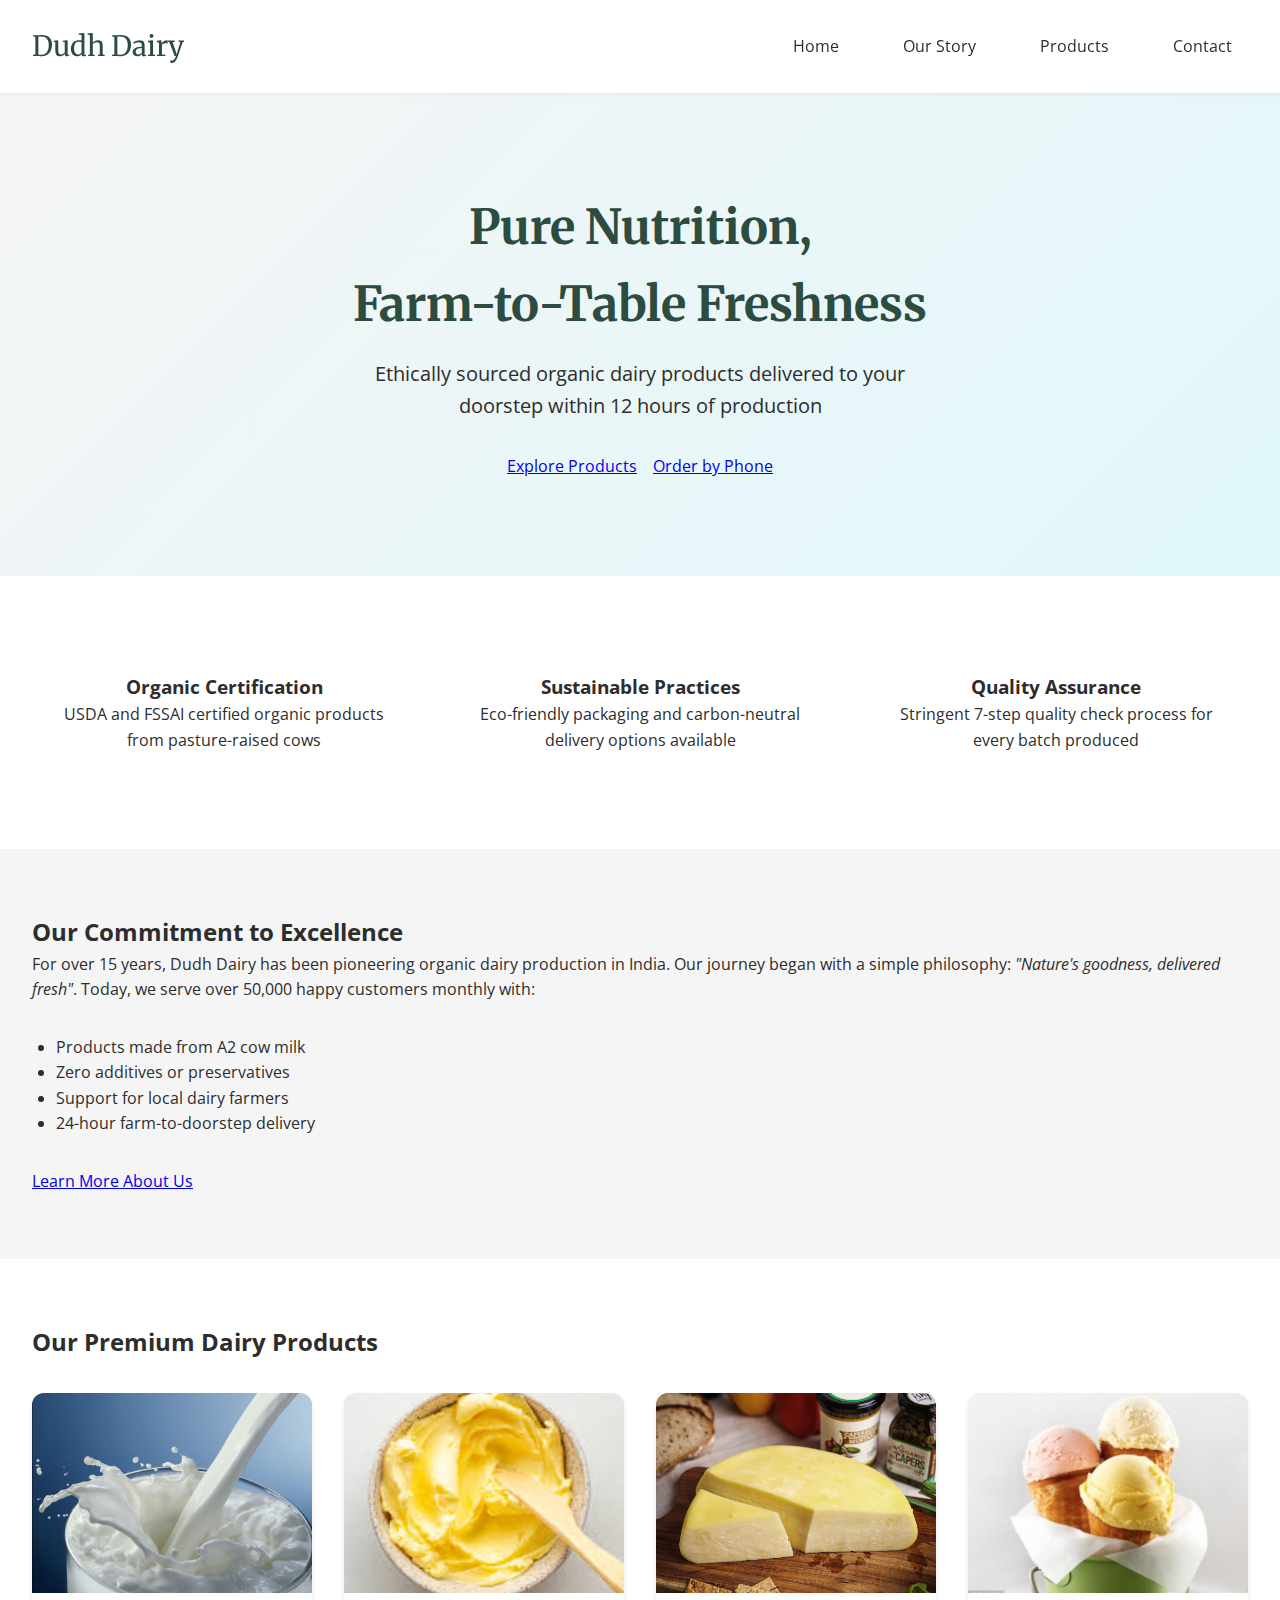
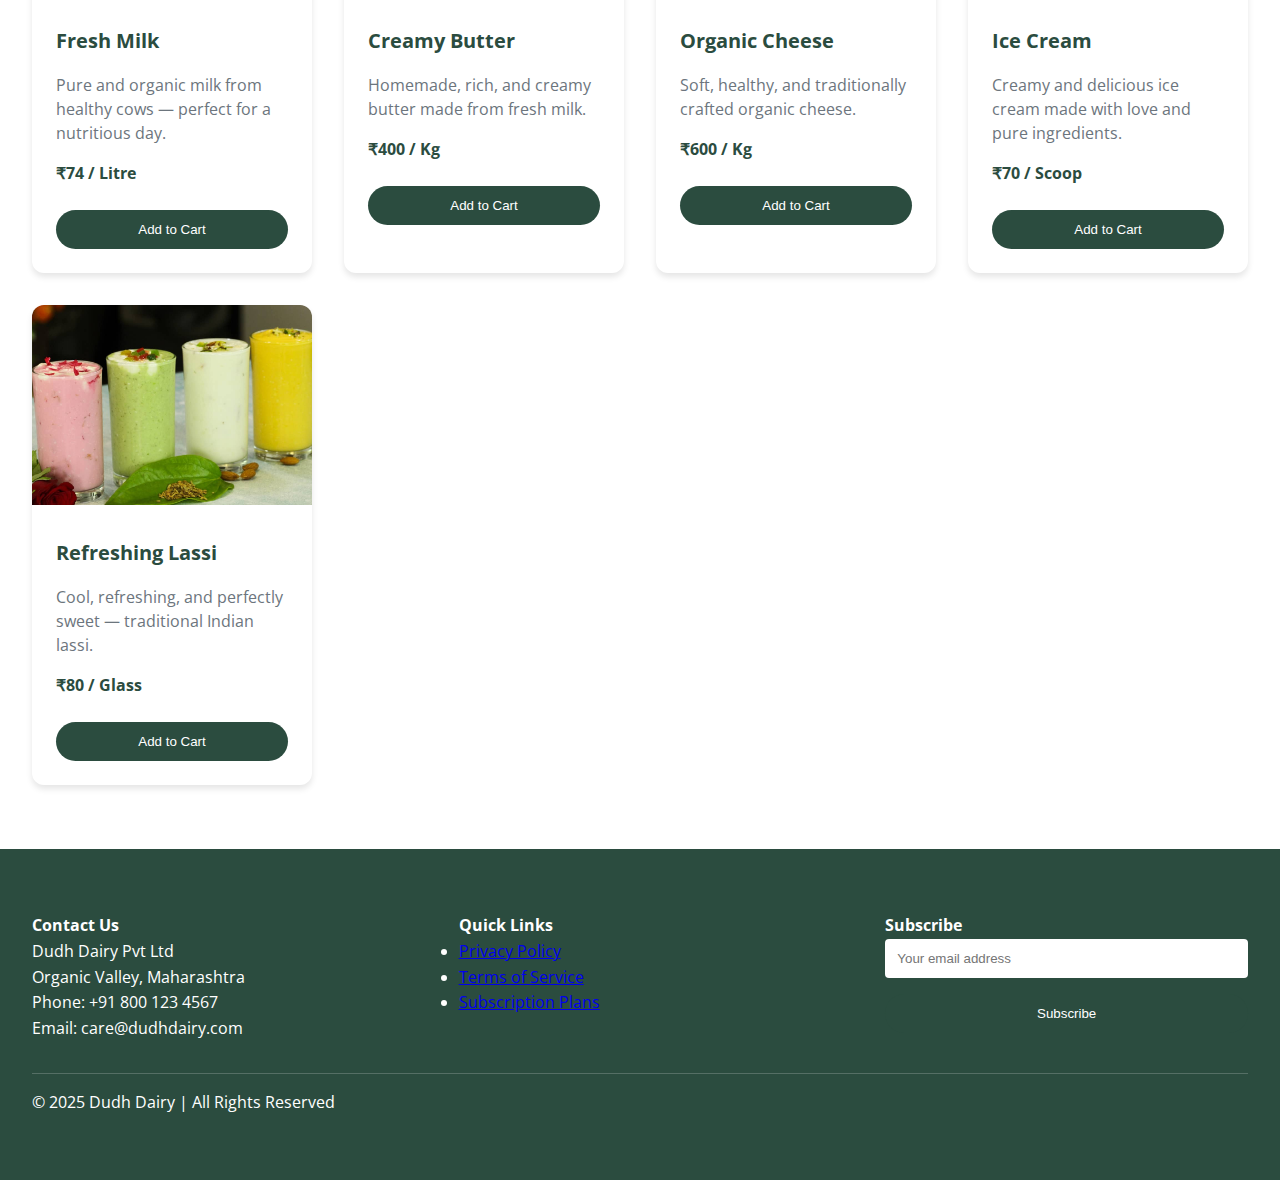
<file: index.html>
<!DOCTYPE html>
<html lang="en">
<head>
    <meta charset="UTF-8">
    <meta name="viewport" content="width=device-width, initial-scale=1.0">
    <meta name="description" content="Dudh Dairy - Premium Organic Dairy Products Delivered Fresh Daily">
    <meta name="keywords" content="Organic Dairy, Farm-Fresh Milk, Artisan Cheese, Premium Butter, Traditional Lassi, Home Delivery">
    <meta name="author" content="Dudh Dairy">
    <title>Dudh Dairy | Fresh & Organic Dairy Delivered</title>
    <link rel="stylesheet" href="styles.css">
    <link rel="preconnect" href="https://fonts.googleapis.com">
    <link rel="preconnect" href="https://fonts.gstatic.com" crossorigin>
    <link href="https://fonts.googleapis.com/css2?family=Merriweather:wght@700&family=Open+Sans&display=swap" rel="stylesheet">
</head>
<body>

    <!-- Navigation Bar -->
    <nav class="navbar">
        <div class="logo">Dudh Dairy</div>
        <ul class="nav-links">
            <li><a href="#home">Home</a></li>
            <li><a href="#about">Our Story</a></li>
            <li><a href="#products">Products</a></li>
            <li><a href="contact.html" class="btn-secondary">Contact</a></li>
        </ul>
        <div class="mobile-menu">
            <span></span>
            <span></span>
            <span></span>
        </div>
    </nav>

    <!-- Hero Section -->
    <section id="home" class="hero">
        <div class="hero-content">
            <h1>Pure Nutrition,<br>Farm-to-Table Freshness</h1>
            <p class="subtitle">Ethically sourced organic dairy products delivered to your doorstep within 12 hours of production</p>
            <div class="hero-cta">
                <a href="#products" class="btn-primary">Explore Products</a>
                <a href="tel:+918001234567" class="btn-secondary">Order by Phone</a>
            </div>
        </div>
    </section>

    <!-- Value Propositions -->
    <section class="features">
        <div class="feature">
            <h3>Organic Certification</h3>
            <p>USDA and FSSAI certified organic products from pasture-raised cows</p>
        </div>
        <div class="feature">
            <h3>Sustainable Practices</h3>
            <p>Eco-friendly packaging and carbon-neutral delivery options available</p>
        </div>
        <div class="feature">
            <h3>Quality Assurance</h3>
            <p>Stringent 7-step quality check process for every batch produced</p>
        </div>
    </section>

    <!-- About Section -->
    <section id="about" class="about">
        <div class="about-content">
            <h2>Our Commitment to Excellence</h2>
            <p>For over 15 years, Dudh Dairy has been pioneering organic dairy production in India. Our journey began with a simple philosophy: <em>"Nature's goodness, delivered fresh"</em>. Today, we serve over 50,000 happy customers monthly with:</p>
            <ul class="benefits">
                <li>Products made from A2 cow milk</li>
                <li>Zero additives or preservatives</li>
                <li>Support for local dairy farmers</li>
                <li>24-hour farm-to-doorstep delivery</li>
            </ul>
            <a href="about.html" class="btn-tertiary">Learn More About Us</a>
        </div>
    </section>

    <!-- Products Section -->
    <section id="products" class="products">
        <h2>Our Premium Dairy Products</h2>
        <div class="product-gallery">
            
            <!-- Fresh Milk -->
            <div class="product-card">
                <div class="card-header">
                    <img src="glass-of-milk-pouring-87984584-593d45d33df78c537b632490.jpg" alt="Fresh Milk">
                </div>
                <div class="card-body">
                    <h3>Fresh Milk</h3>
                    <p>Pure and organic milk from healthy cows — perfect for a nutritious day.</p>
                    <div class="price">₹74 / Litre</div>
                    <button onclick="placeOrder('Fresh Milk', 74)">Add to Cart</button>
                </div>
            </div>

            <!-- Creamy Butter -->
            <div class="product-card">
                <div class="card-header">
                    <img src="butter.jpeg" alt="Creamy Butter">
                </div>
                <div class="card-body">
                    <h3>Creamy Butter</h3>
                    <p>Homemade, rich, and creamy butter made from fresh milk.</p>
                    <div class="price">₹400 / Kg</div>
                    <button onclick="placeOrder('Creamy Butter', 400)">Add to Cart</button>
                </div>
            </div>

            <!-- Organic Cheese -->
            <div class="product-card">
                <div class="card-header">
                    <img src="white-chease.webp" alt="Organic Cheese">
                </div>
                <div class="card-body">
                    <h3>Organic Cheese</h3>
                    <p>Soft, healthy, and traditionally crafted organic cheese.</p>
                    <div class="price">₹600 / Kg</div>
                    <button onclick="placeOrder('Organic Cheese', 600)">Add to Cart</button>
                </div>
            </div>

            <!-- Ice Cream -->
            <div class="product-card">
                <div class="card-header">
                    <img src="ice.jpg" alt="Ice Cream">
                </div>
                <div class="card-body">
                    <h3>Ice Cream</h3>
                    <p>Creamy and delicious ice cream made with love and pure ingredients.</p>
                    <div class="price">₹70 / Scoop</div>
                    <button onclick="placeOrder('Ice Cream', 70)">Add to Cart</button>
                </div>
            </div>

            <!-- Lassi -->
            <div class="product-card">
                <div class="card-header">
                    <img src="lassi.jpg" alt="Lassi">
                </div>
                <div class="card-body">
                    <h3>Refreshing Lassi</h3>
                    <p>Cool, refreshing, and perfectly sweet — traditional Indian lassi.</p>
                    <div class="price">₹80 / Glass</div>
                    <button onclick="placeOrder('Lassi', 80)">Add to Cart</button>
                </div>
            </div>

        </div>
    </section>

    <!-- Footer -->
    <footer>
        <div class="footer-content">
            <div class="footer-section">
                <h4>Contact Us</h4>
                <p>Dudh Dairy Pvt Ltd<br>Organic Valley, Maharashtra<br>Phone: +91 800 123 4567<br>Email: care@dudhdairy.com</p>
            </div>
            <div class="footer-section">
                <h4>Quick Links</h4>
                <ul>
                    <li><a href="#">Privacy Policy</a></li>
                    <li><a href="#">Terms of Service</a></li>
                    <li><a href="#">Subscription Plans</a></li>
                </ul>
            </div>
            <div class="footer-section">
                <h4>Subscribe</h4>
                <form class="newsletter">
                    <input type="email" placeholder="Your email address">
                    <button type="submit">Subscribe</button>
                </form>
            </div>
        </div>
        <div class="copyright">
            <p>&copy; 2025 Dudh Dairy | All Rights Reserved</p>
        </div>
    </footer>

    <script src="script.js"></script>
</body>
</html>
</file>
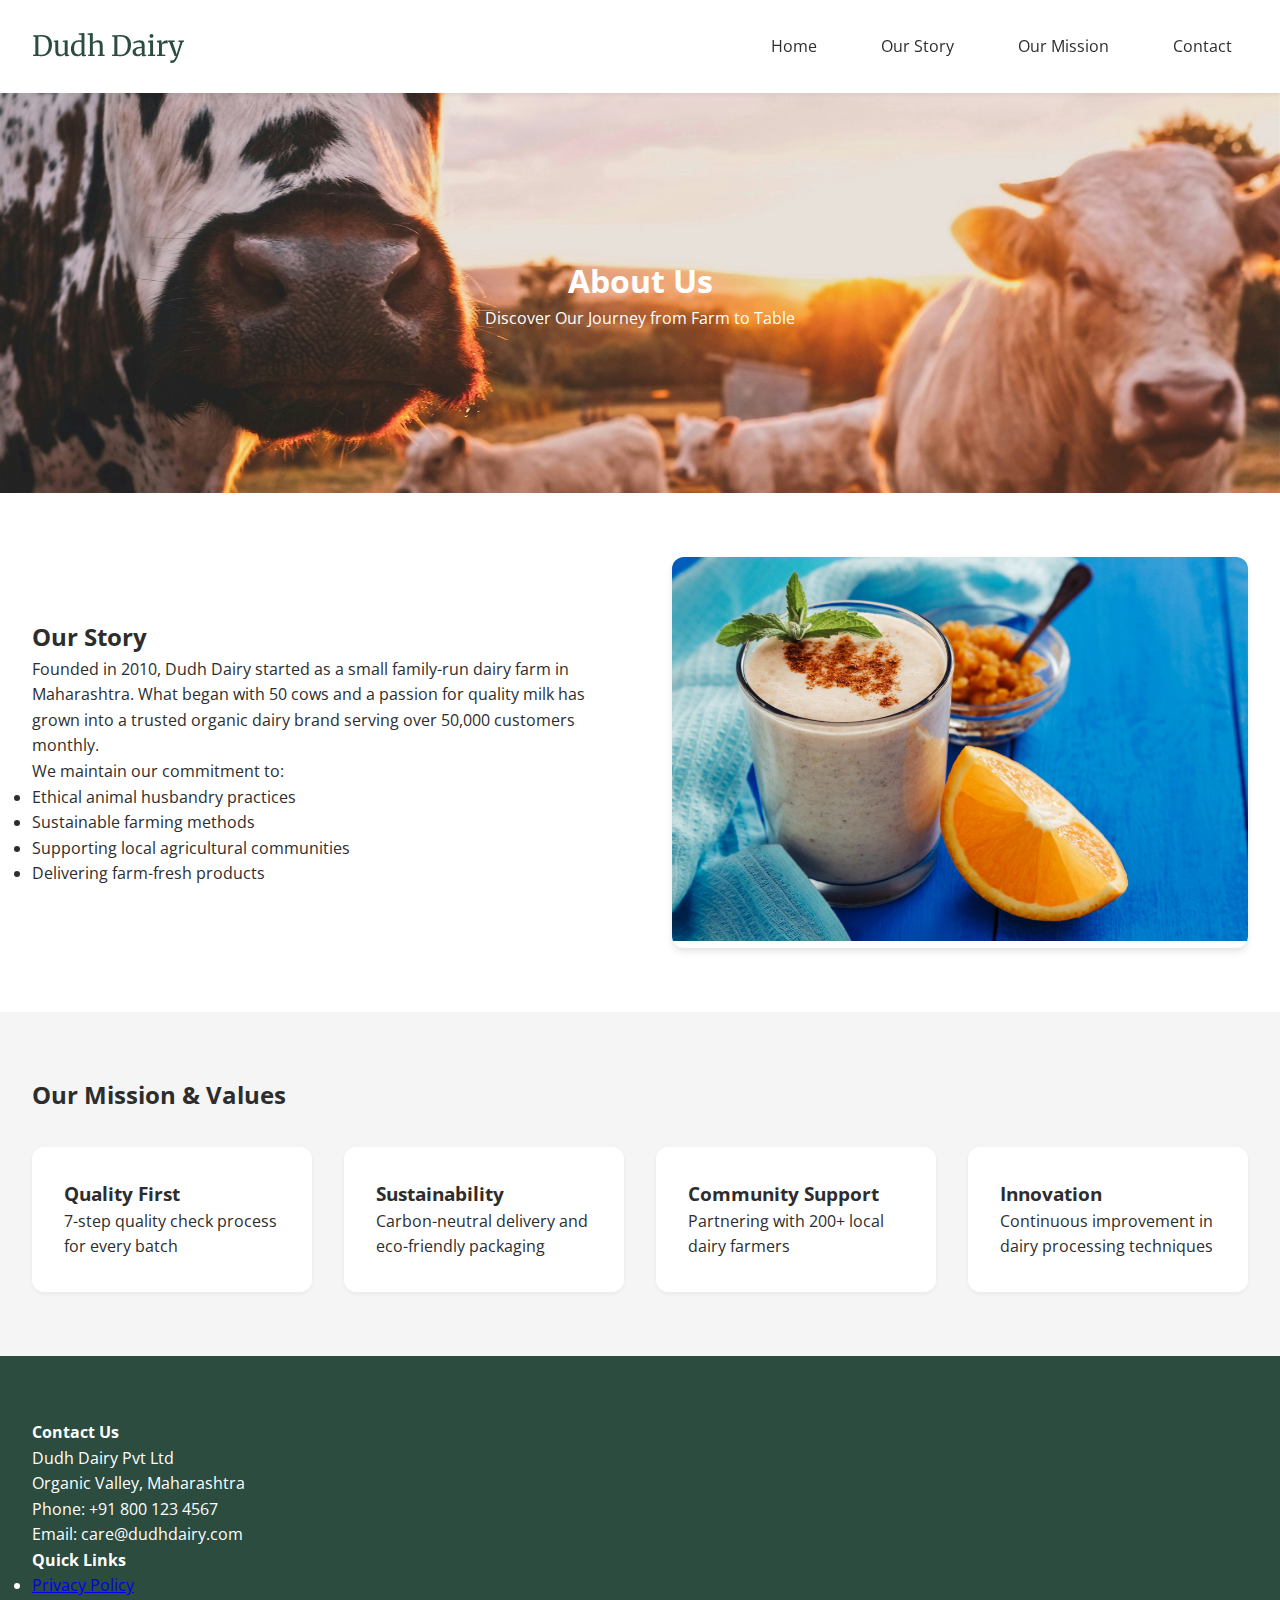
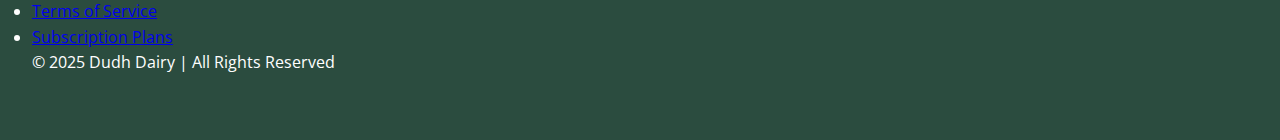
<file: about.html>
<!DOCTYPE html>
<html lang="en">
<head>
    <meta charset="UTF-8">
    <meta name="viewport" content="width=device-width, initial-scale=1.0">
    <title>About Us | Dudh Dairy</title>
    <style>
        @import url('https://fonts.googleapis.com/css2?family=Merriweather:wght@700&family=Open+Sans&display=swap');

        :root {
            --primary: #2B4C3F;
            --secondary: #6C8E7E;
            --light: #FFFFFF;
            --gray: #F5F5F5;
            --dark: #2D2D2D;
        }

        * {
            margin: 0;
            padding: 0;
            box-sizing: border-box;
        }

        body {
            font-family: 'Open Sans', sans-serif;
            line-height: 1.6;
            color: var(--dark);
            background: var(--light);
        }

        .navbar {
            display: flex;
            justify-content: space-between;
            align-items: center;
            padding: 1.5rem 2rem;
            background: var(--light);
            box-shadow: 0 2px 4px rgba(0,0,0,0.05);
            position: sticky;
            top: 0;
            z-index: 1000;
        }

        .logo {
            font-family: 'Merriweather', serif;
            font-size: 1.75rem;
            color: var(--primary);
        }

        .nav-links {
            list-style: none;
            display: flex;
            gap: 2rem;
        }

        .nav-links a {
            color: var(--dark);
            text-decoration: none;
            padding: 0.5rem 1rem;
            transition: color 0.3s;
        }

        .nav-links a:hover {
            color: var(--primary);
        }

        .mobile-menu {
            display: none;
            flex-direction: column;
            gap: 4px;
            cursor: pointer;
        }

        .mobile-menu span {
            width: 24px;
            height: 3px;
            background: var(--dark);
        }

        .hero {
            background: url('./cow.jpg') no-repeat center;
            background-size: cover;
            height: 400px;
            position: relative;
        }

        .hero-content {
            position: absolute;
            top: 50%;
            left: 50%;
            transform: translate(-50%, -50%);
            text-align: center;
            color: white;
        }

        .about-section {
            padding: 4rem 2rem;
            display: grid;
            grid-template-columns: 1fr 1fr;
            gap: 4rem;
            align-items: center;
        }

        .about-image {
            border-radius: 12px;
            overflow: hidden;
            box-shadow: 0 4px 6px rgba(0,0,0,0.1);
        }

        .about-image img {
            width: 100%;
            height: 100%;
            object-fit: cover;
        }

        .mission-values {
            background: var(--gray);
            padding: 4rem 2rem;
        }

        .values-grid {
            display: grid;
            grid-template-columns: repeat(auto-fit, minmax(250px, 1fr));
            gap: 2rem;
            margin-top: 2rem;
        }

        .value-card {
            background: white;
            padding: 2rem;
            border-radius: 12px;
            box-shadow: 0 2px 4px rgba(0,0,0,0.05);
        }

        footer {
            background: var(--primary);
            color: var(--light);
            padding: 4rem 2rem;
        }

        @media (max-width: 768px) {
            .nav-links {
                display: none;
            }
            
            .mobile-menu {
                display: flex;
            }
            
            .about-section {
                grid-template-columns: 1fr;
            }
        }
    </style>
</head>
<body>
    <!-- Navigation Bar -->
    <nav class="navbar">
        <div class="logo">Dudh Dairy</div>
        <ul class="nav-links">
            <li><a href="index.html">Home</a></li>
            <li><a href="#story">Our Story</a></li>
            <li><a href="#mission">Our Mission</a></li>
            <li><a href="contact.html">Contact</a></li>
        </ul>
        <div class="mobile-menu">
            <span></span>
            <span></span>
            <span></span>
        </div>
    </nav>

    <!-- Hero Section -->
    <section class="hero">
        <div class="hero-content">
            <h1>About Us</h1>
            <p>Discover Our Journey from Farm to Table</p>
        </div>
    </section>

    <!-- Our Story -->
    <section class="about-section" id="story">
        <div class="about-text">
            <h2>Our Story</h2>
            <p>Founded in 2010, Dudh Dairy started as a small family-run dairy farm in Maharashtra. What began with 50 cows and a passion for quality milk has grown into a trusted organic dairy brand serving over 50,000 customers monthly.</p>
            <p>We maintain our commitment to:</p>
            <ul>
                <li>Ethical animal husbandry practices</li>
                <li>Sustainable farming methods</li>
                <li>Supporting local agricultural communities</li>
                <li>Delivering farm-fresh products</li>
            </ul>
        </div>
        <div class="about-image">
            <img src="./sujit.avif" alt="Dairy Farm">
        </div>
    </section>

    <!-- Mission & Values -->
    <section class="mission-values" id="mission">
        <h2>Our Mission & Values</h2>
        <div class="values-grid">
            <div class="value-card">
                <h3>Quality First</h3>
                <p>7-step quality check process for every batch</p>
            </div>
            <div class="value-card">
                <h3>Sustainability</h3>
                <p>Carbon-neutral delivery and eco-friendly packaging</p>
            </div>
            <div class="value-card">
                <h3>Community Support</h3>
                <p>Partnering with 200+ local dairy farmers</p>
            </div>
            <div class="value-card">
                <h3>Innovation</h3>
                <p>Continuous improvement in dairy processing techniques</p>
            </div>
        </div>
    </section>

    <!-- Footer -->
    <footer>
        <div class="footer-content">
            <div class="footer-section">
                <h4>Contact Us</h4>
                <p>Dudh Dairy Pvt Ltd<br>Organic Valley, Maharashtra<br>Phone: +91 800 123 4567<br>Email: care@dudhdairy.com</p>
            </div>
            <div class="footer-section">
                <h4>Quick Links</h4>
                <ul>
                    <li><a href="#">Privacy Policy</a></li>
                    <li><a href="#">Terms of Service</a></li>
                    <li><a href="#">Subscription Plans</a></li>
                </ul>
            </div>
        </div>
        <div class="copyright">
            <p>&copy; 2025 Dudh Dairy | All Rights Reserved</p>
        </div>
    </footer>
</body>
</html>
</file>
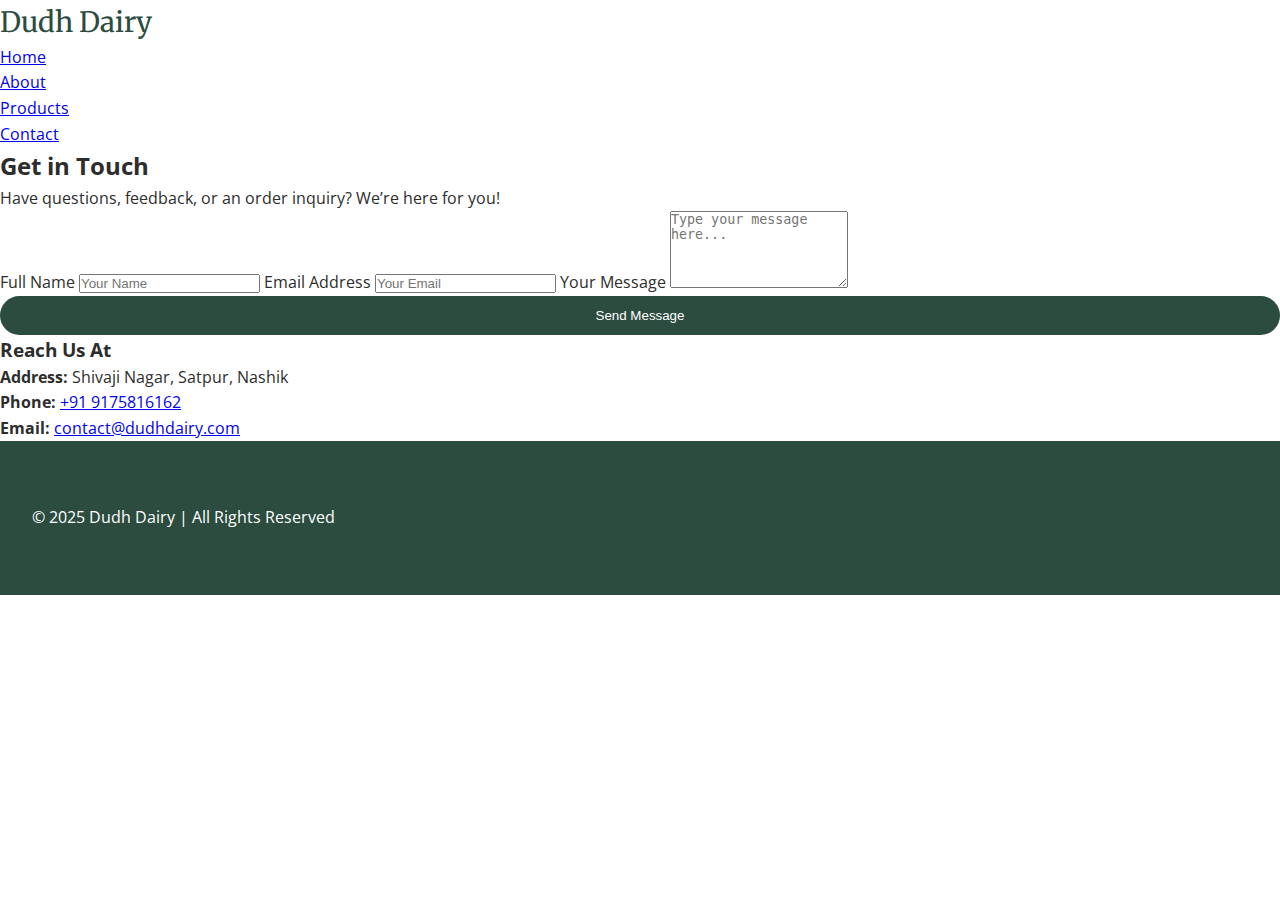
<file: contact.html>
<!DOCTYPE html>
<html lang="en">
<head>
    <meta charset="UTF-8">
    <meta name="viewport" content="width=device-width, initial-scale=1.0">
    <meta name="description" content="Contact Dudh Dairy - We’d love to hear from you! Reach out for queries, feedback, or orders.">
    <meta name="keywords" content="Dudh Dairy, Contact, Dairy Products, Fresh Milk, Organic Dairy">
    <meta name="author" content="Dudh Dairy">
    <title>Contact Us - Dudh Dairy</title>
    <link rel="stylesheet" href="styles.css">
</head>
<body>

    <!-- Navigation Bar -->
    <nav>
        <div class="logo">Dudh Dairy</div>
        <ul>
            <li><a href="index.html#home">Home</a></li>
            <li><a href="index.html#about">About</a></li>
            <li><a href="index.html#products">Products</a></li>
            <li><a href="contact.html" class="active">Contact</a></li>
        </ul>
    </nav>

    <!-- Contact Section -->
    <section id="contact">
        <h2>Get in Touch</h2>
        <p>Have questions, feedback, or an order inquiry? We’re here for you!</p>

        <div class="contact-container">
            <!-- Contact Form -->
            <div class="contact-form">
                <form action="#" method="post">
                    <label for="name">Full Name</label>
                    <input type="text" id="name" name="name" placeholder="Your Name" required>

                    <label for="email">Email Address</label>
                    <input type="email" id="email" name="email" placeholder="Your Email" required>

                    <label for="message">Your Message</label>
                    <textarea id="message" name="message" rows="5" placeholder="Type your message here..." required></textarea>

                    <button type="submit">Send Message</button>
                </form>
            </div>

            <!-- Contact Information -->
            <div class="contact-info">
                <h3>Reach Us At</h3>
                <p><strong>Address:</strong> Shivaji Nagar, Satpur, Nashik</p>
                <p><strong>Phone:</strong> <a href="tel:+919175816162">+91 9175816162</a></p>
                <p><strong>Email:</strong> <a href="mailto:contact@dudhdairy.com">contact@dudhdairy.com</a></p>
            </div>
        </div>
    </section>

    <!-- Footer -->
    <footer>
        <p>&copy; 2025 Dudh Dairy | All Rights Reserved</p>
    </footer>

</body>
</html>
</file>
<file: styles.css>
@import url('https://fonts.googleapis.com/css2?family=Merriweather:wght@700&family=Open+Sans&display=swap');

:root {
    --primary: #2B4C3F;
    --secondary: #6C8E7E;
    --accent: #FFD700;
    --light: #FFFFFF;
    --gray: #F5F5F5;
    --dark: #2D2D2D;
}

* {
    margin: 0;
    padding: 0;
    box-sizing: border-box;
}

body {
    font-family: 'Open Sans', sans-serif;
    line-height: 1.6;
    color: var(--dark);
    background: var(--light);
}

.navbar {
    display: flex;
    justify-content: space-between;
    align-items: center;
    padding: 1.5rem 2rem;
    background: var(--light);
    box-shadow: 0 2px 4px rgba(0,0,0,0.05);
    position: sticky;
    top: 0;
    z-index: 1000;
}

.logo {
    font-family: 'Merriweather', serif;
    font-size: 1.75rem;
    color: var(--primary);
}

.nav-links {
    list-style: none;
    display: flex;
    gap: 2rem;
}

.nav-links a {
    color: var(--dark);
    text-decoration: none;
    padding: 0.5rem 1rem;
    transition: color 0.3s;
}

.nav-links a:hover {
    color: var(--primary);
}

.mobile-menu {
    display: none;
    flex-direction: column;
    gap: 4px;
    cursor: pointer;
}

.mobile-menu span {
    width: 24px;
    height: 3px;
    background: var(--dark);
}

.hero {
    background: linear-gradient(135deg, #f5f5f5 0%, #e0f7fa 100%);
    padding: 6rem 2rem;
    text-align: center;
}

.hero h1 {
    font-family: 'Merriweather', serif;
    font-size: 3rem;
    color: var(--primary);
    margin-bottom: 1rem;
}

.subtitle {
    font-size: 1.25rem;
    color: var(--dark);
    max-width: 600px;
    margin: 0 auto 2rem;
}

.hero-cta {
    display: flex;
    gap: 1rem;
    justify-content: center;
    flex-wrap: wrap;
}

.features {
    display: grid;
    grid-template-columns: repeat(3, 1fr);
    gap: 2rem;
    padding: 4rem 2rem;
    background: var(--light);
}

.feature {
    text-align: center;
    padding: 2rem;
}

.about {
    padding: 4rem 2rem;
    background: var(--gray);
}

.benefits {
    list-style: disc;
    padding-left: 1.5rem;
    margin: 2rem 0;
}

.products {
    padding: 4rem 2rem;
}

.product-gallery {
    display: grid;
    grid-template-columns: repeat(auto-fit, minmax(250px, 1fr));
    gap: 2rem;
    margin-top: 2rem;
}

.product-card {
    background: white;
    border-radius: 12px;
    box-shadow: 0 4px 6px rgba(0,0,0,0.1);
    transition: transform 0.2s, box-shadow 0.2s;
    overflow: hidden;
}

.product-card:hover {
    transform: translateY(-5px);
    box-shadow: 0 8px 12px rgba(0,0,0,0.15);
}

.card-header img {
    width: 100%;
    height: 200px;
    object-fit: cover;
}

.card-body {
    padding: 1.5rem;
}

.product-card h3 {
    margin: 0 0 1rem;
    color: var(--primary);
    font-size: 1.25rem;
}

.product-card p {
    margin: 0 0 1rem;
    color: #6c757d;
    line-height: 1.5;
}

.price {
    font-weight: bold;
    color: var(--primary);
    margin-bottom: 1.5rem;
    display: block;
}

button {
    background: var(--primary);
    color: white;
    border: none;
    padding: 0.75rem 1.5rem;
    border-radius: 25px;
    cursor: pointer;
    transition: background 0.3s;
    width: 100%;
}

button:hover {
    background: #234d20;
}

footer {
    background: var(--primary);
    color: var(--light);
    padding: 4rem 2rem;
}

.footer-content {
    display: grid;
    grid-template-columns: repeat(3, 1fr);
    gap: 4rem;
    margin-bottom: 2rem;
}

.newsletter input {
    width: 100%;
    padding: 0.75rem;
    margin-bottom: 1rem;
    border-radius: 4px;
    border: none;
}

.copyright {
    border-top: 1px solid rgba(255,255,255,0.2);
    padding-top: 1rem;
}

/* Responsive Styles */
@media (max-width: 768px) {
    .nav-links {
        display: none;
    }
    
    .mobile-menu {
        display: flex;
    }
    
    .hero h1 {
        font-size: 2rem;
    }
    
    .features {
        grid-template-columns: 1fr;
    }
    
    .footer-content {
        grid-template-columns: 1fr;
    }
}
</file>
